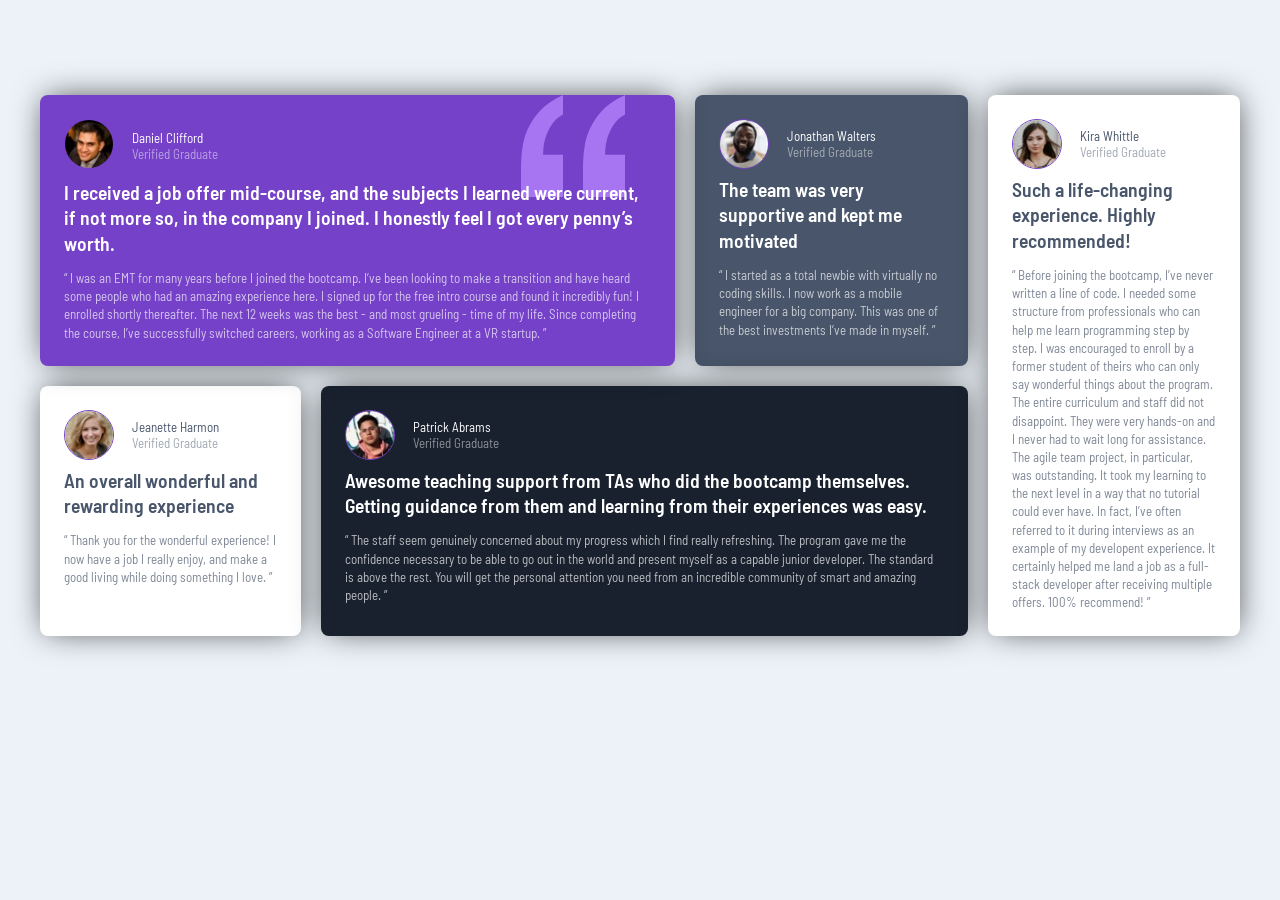
<file: index.html>
<!DOCTYPE html>
<html lang="en">
  <head>
    <meta charset="UTF-8" />
    <meta name="viewport" content="width=device-width, initial-scale=1.0" />

    <link
      rel="icon"
      type="image/png"
      sizes="32x32"
      href="./images/favicon-32x32.png"
    />

    <title>Testimonials Grid Section</title>

    <link rel="stylesheet" href="./CSS/style.css" />

    <link rel="preconnect" href="https://fonts.googleapis.com" />
    <link rel="preconnect" href="https://fonts.gstatic.com" crossorigin />
    <link
      href="https://fonts.googleapis.com/css2?family=Barlow+Semi+Condensed:wght@500;600&display=swap"
      rel="stylesheet"
    />
  </head>
  <body>
    <div class="main-container">
      <div class="lt-main-cont">
        <div class="lt-up-cont">
          <div class="box-1 box">
            <img
              src="./images/bg-pattern-quotation.svg"
              alt="quote"
              class="quote"
            />
            <div class="header">
              <div class="pf-pic">
                <img src="./images/image-daniel.jpg" alt="image-daniel" />
              </div>
              <div class="header-txt">
                <p class="name">Daniel Clifford</p>
                <p class="status">Verified Graduate</p>
              </div>
            </div>
            <p class="main-testmon">
              I received a job offer mid-course, and the subjects I learned were
              current, if not more so, in the company I joined. I honestly feel
              I got every penny’s worth.
            </p>
            <p class="testmon">
              “ I was an EMT for many years before I joined the bootcamp. I’ve
              been looking to make a transition and have heard some people who
              had an amazing experience here. I signed up for the free intro
              course and found it incredibly fun! I enrolled shortly thereafter.
              The next 12 weeks was the best - and most grueling - time of my
              life. Since completing the course, I’ve successfully switched
              careers, working as a Software Engineer at a VR startup. ”
            </p>
          </div>
          <div class="box-2 box">
            <div class="header">
              <img src="./images/image-jonathan.jpg" alt="image-jonathan" />
              <div class="header-txt">
                <p class="name">Jonathan Walters</p>
                <p class="status">Verified Graduate</p>
              </div>
            </div>
            <p class="main-testmon">
              The team was very supportive and kept me motivated
            </p>
            <p class="testmon">
              “ I started as a total newbie with virtually no coding skills. I
              now work as a mobile engineer for a big company. This was one of
              the best investments I’ve made in myself. ”
            </p>
          </div>
        </div>
        <div class="lt-dw-cont">
          <div class="box-3 box">
            <div class="header">
              <img src="./images/image-jeanette.jpg" alt="image-jeanette" />
              <div class="header-txt">
                <p class="name">Jeanette Harmon</p>
                <p class="status">Verified Graduate</p>
              </div>
            </div>
            <p class="main-testmon">
              An overall wonderful and rewarding experience
            </p>
            <p class="testmon">
              “ Thank you for the wonderful experience! I now have a job I
              really enjoy, and make a good living while doing something I love.
              ”
            </p>
          </div>
          <div class="box-4 box">
            <div class="header">
              <img src="./images/image-patrick.jpg" alt="image-patrick" />
              <div class="header-txt">
                <p class="name">Patrick Abrams</p>
                <p class="status">Verified Graduate</p>
              </div>
            </div>
            <p class="main-testmon">
              Awesome teaching support from TAs who did the bootcamp themselves.
              Getting guidance from them and learning from their experiences was
              easy.
            </p>
            <p class="testmon">
              “ The staff seem genuinely concerned about my progress which I
              find really refreshing. The program gave me the confidence
              necessary to be able to go out in the world and present myself as
              a capable junior developer. The standard is above the rest. You
              will get the personal attention you need from an incredible
              community of smart and amazing people. ”
            </p>
          </div>
        </div>
      </div>
      <div class="box-5 box">
        <div class="header">
          <img src="./images/image-kira.jpg" alt="image-kira" />
          <div class="header-txt">
            <p class="name">Kira Whittle</p>
            <p class="status">Verified Graduate</p>
          </div>
        </div>
        <p class="main-testmon">
          Such a life-changing experience. Highly recommended!
        </p>
        <p class="testmon">
          “ Before joining the bootcamp, I’ve never written a line of code. I
          needed some structure from professionals who can help me learn
          programming step by step. I was encouraged to enroll by a former
          student of theirs who can only say wonderful things about the program.
          The entire curriculum and staff did not disappoint. They were very
          hands-on and I never had to wait long for assistance. The agile team
          project, in particular, was outstanding. It took my learning to the
          next level in a way that no tutorial could ever have. In fact, I’ve
          often referred to it during interviews as an example of my developent
          experience. It certainly helped me land a job as a full-stack
          developer after receiving multiple offers. 100% recommend! ”
        </p>
      </div>
    </div>
  </body>
</html>
</file>
<file: CSS/style.css>
html {
  font-family: "Barlow Semi Condensed", sans-serif;
  font-size: 13px;
}
* {
  box-sizing: border-box;
  margin: 0;
  padding: 0;
}

body {
  background-color: #ecf2f8;
}

.main-container {
  padding: 85px 30px;
}

.box {
  margin-bottom: 25px;
  padding: 24px;
  border-radius: 8px;
  box-shadow: 1px -1px 32px -5px rgba(0, 0, 0, 0.75);
}

.box-1 {
  background-color: hsl(263, 55%, 52%);
  color: #ffffff;
  position: relative;
  z-index: 1;
}

.box-2 {
  background-color: hsl(217, 19%, 35%);
  color: #ffffff;
}

.box-3 {
  background-color: white;
  color: hsl(217, 19%, 35%);
}

.box-4 {
  background-color: hsl(219, 29%, 14%);
  color: #ffffff;
}

.box-5 {
  background-color: white;
  color: hsl(217, 19%, 35%);
}

.header {
  display: flex;
  align-items: center;
  margin-bottom: 8px;
}

.header img {
  border-radius: 50%;
  margin-right: 18px;
  max-height: 50px;
  max-width: 50px;
  border: 1px solid #7541c8;
}

.main-testmon {
  margin-bottom: 13px;
  font-size: 1.5rem;
  font-weight: 600;
  line-height: 1.3;
  z-index: 3;
  position: relative;
}

.testmon {
  opacity: 70%;
  line-height: 1.4;
}

.status {
  opacity: 50%;
}

.quote {
  position: absolute;
  right: 50px;
  top: 0px;
  z-index: 2;
}

/* for desktop */

@media (min-width: 576px) {
  .main-container {
    max-width: 540.6px;
    margin: 0 auto;
  }
}

@media (min-width: 815px) {
  .main-container {
    display: flex;
    max-width: 1440px;
  }

  .lt-main-cont {
    display: flex;
    flex-direction: column;
  }

  .lt-up-cont {
    display: flex;
    flex-basis: 50%;
  }

  .lt-dw-cont {
    display: flex;
    flex-basis: 50%;
  }

  .box {
    margin: 10px;
  }

  .box-5 {
    width: 60%;
  }
}
</file>
